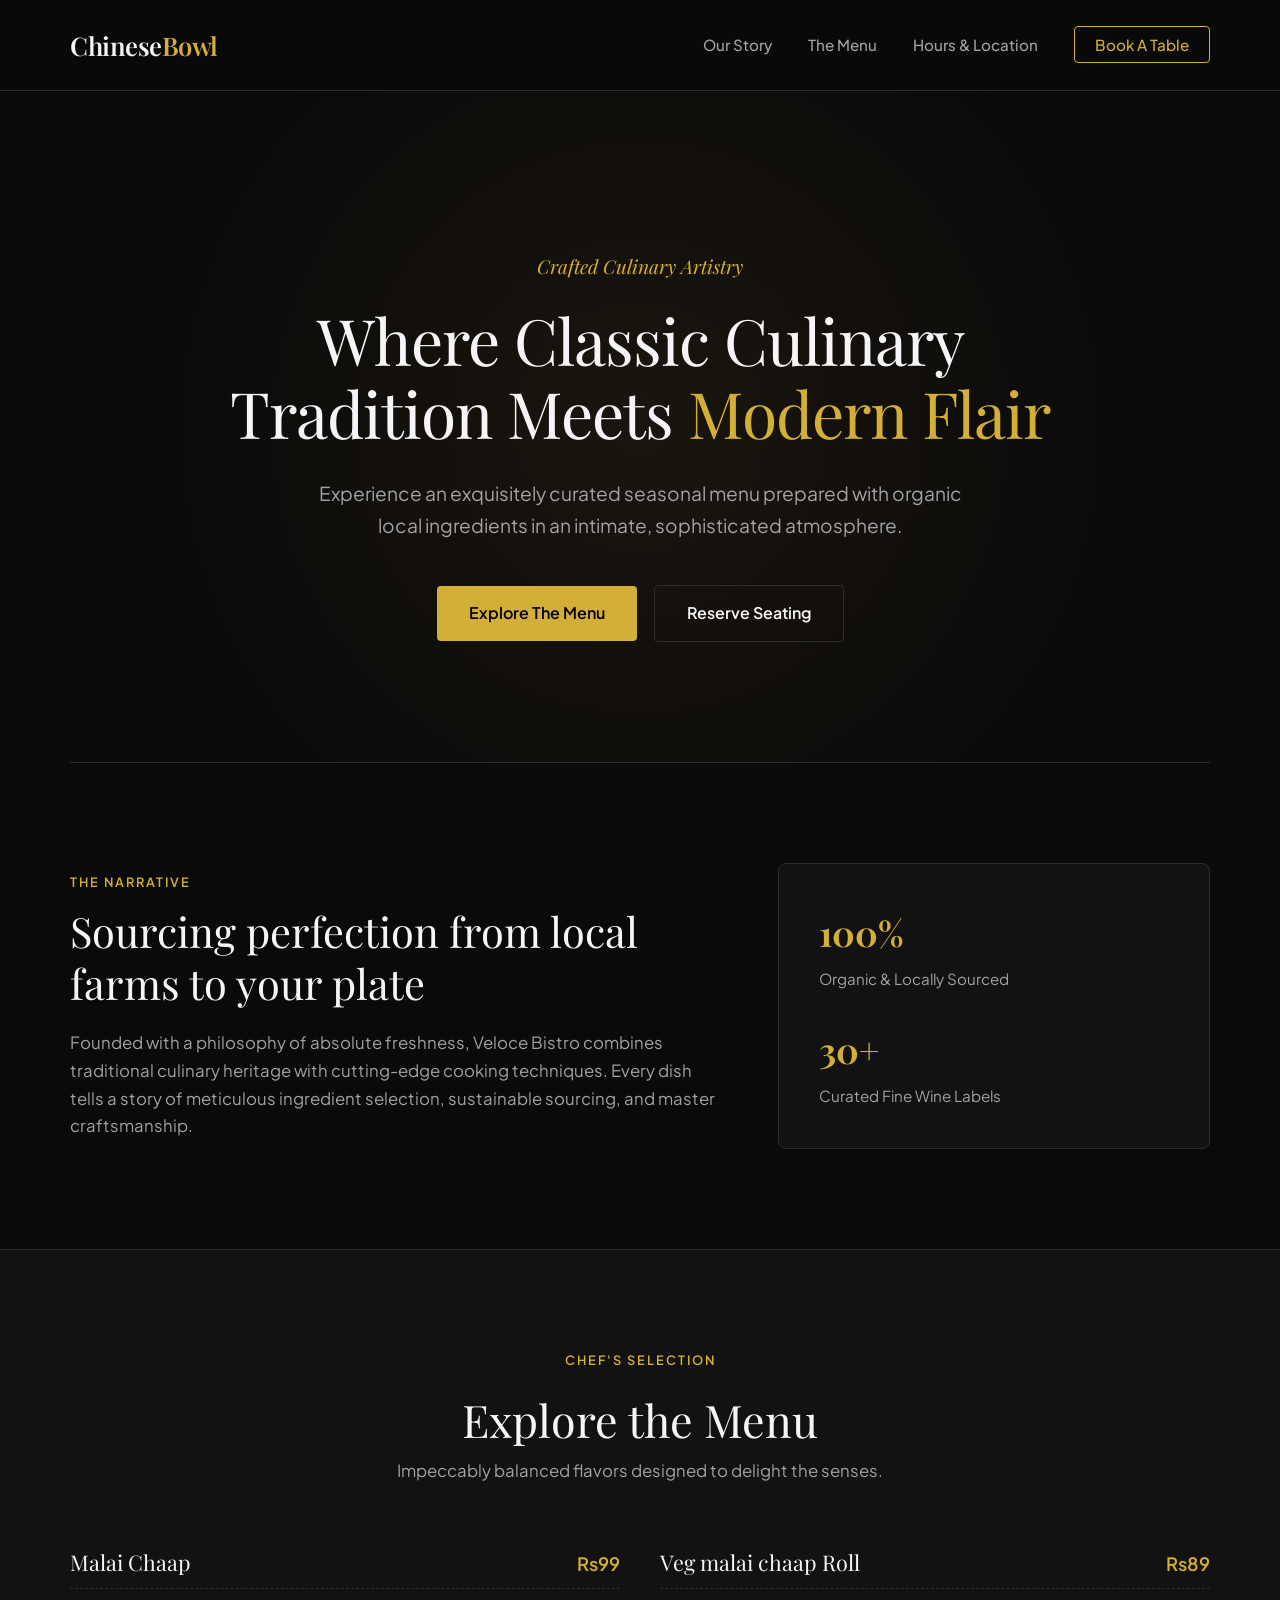
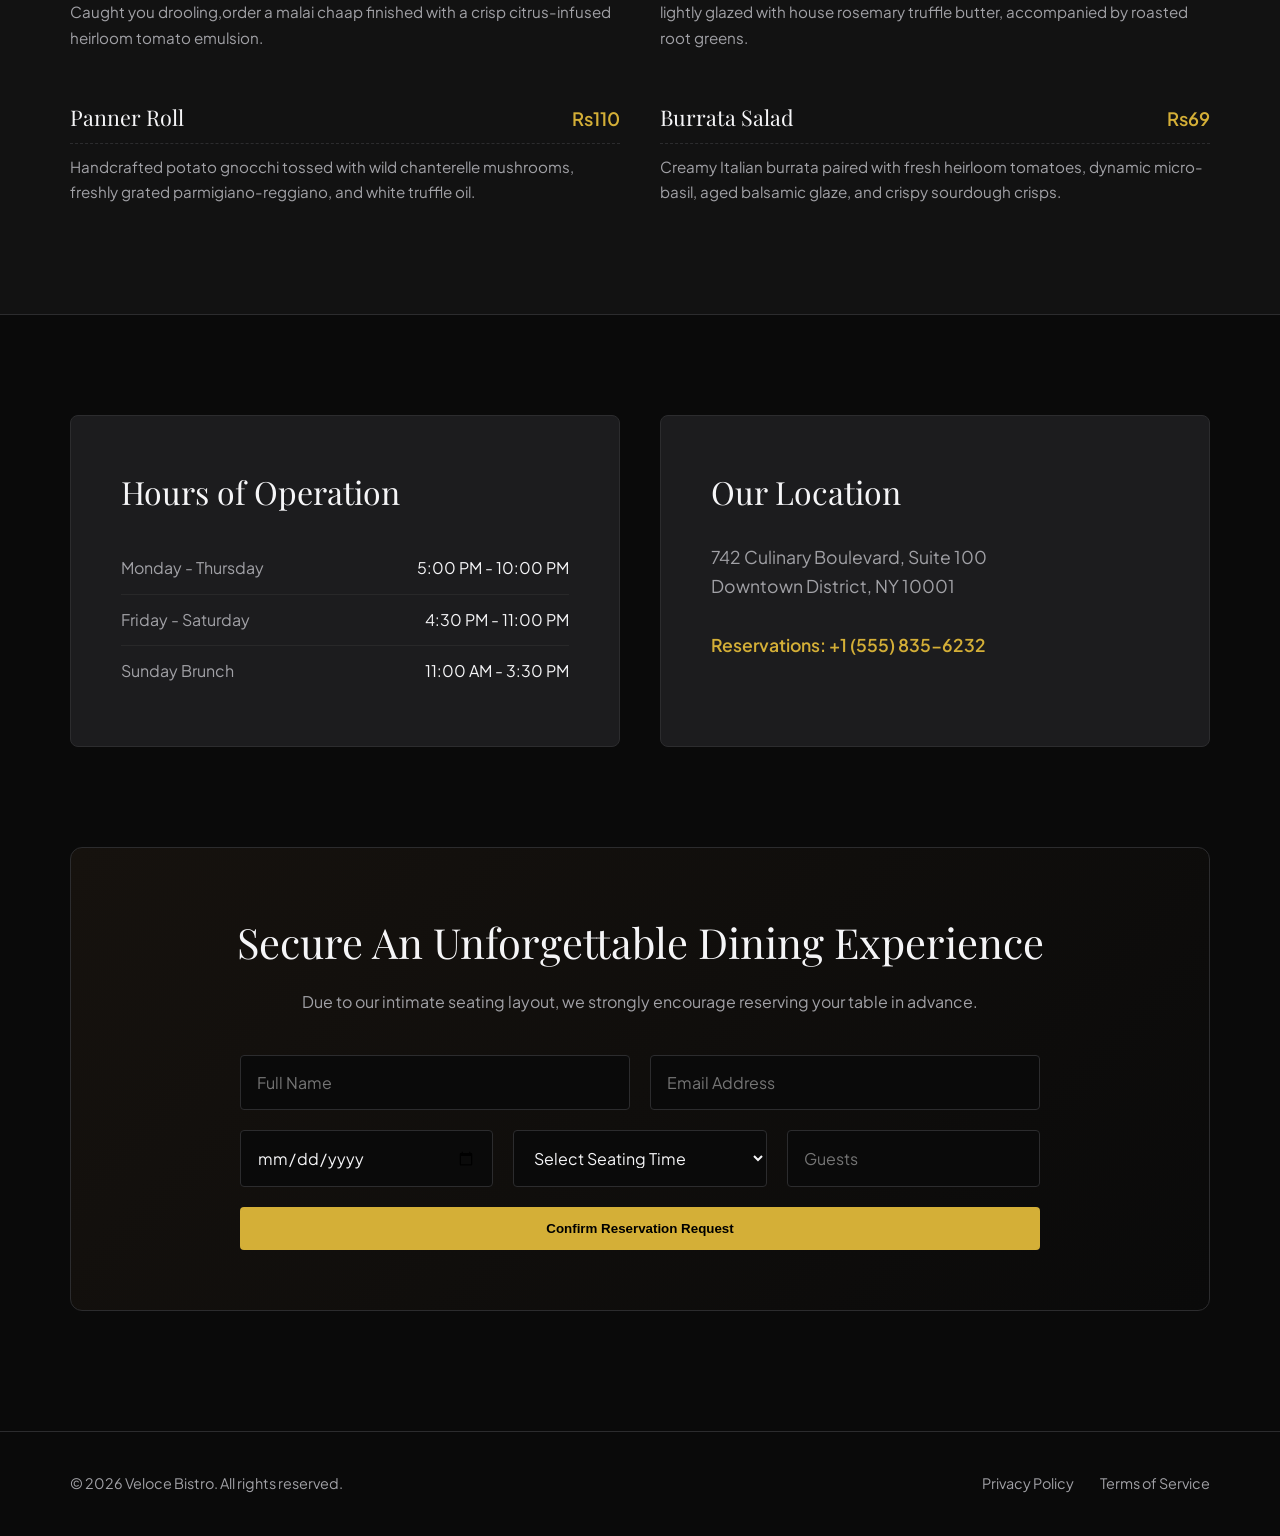
<file: index.html>
<!DOCTYPE html>
<html lang="en">
<head>
    <meta charset="UTF-8">
    <meta name="viewport" content="width=device-width, initial-scale=1.0">
    <title>Chinese Bowl | Premium Dining Experience</title>
    <link href="https://fonts.googleapis.com/css2?family=Playfair+Display:ital,wght@0,400;0,600;1,400&family=Plus+Jakarta+Sans:wght@400;500;600&display=swap" rel="stylesheet">
    <link rel="stylesheet" href="style.css">
</head>
<body>

    <header>
        <nav class="container">
            <div class="logo">Chinese<span>Bowl</span></div>
            <ul class="nav-links">
                <li><a href="#about">Our Story</a></li>
                <li><a href="#menu">The Menu</a></li>
                <li><a href="#hours">Hours & Location</a></li>
                <li><a href="#reserve" class="btn-sm">Book A Table</a></li>
            </ul>
        </nav>
    </header>

    <section class="hero">
        <div class="container hero-container">
            <span class="hero-sub">Crafted Culinary Artistry</span>
            <h1>Where Classic Culinary Tradition Meets <span>Modern Flair</span></h1>
            <p>Experience an exquisitely curated seasonal menu prepared with organic local ingredients in an intimate, sophisticated atmosphere.</p>
            <div class="hero-actions">
                <a href="#menu" class="btn">Explore The Menu</a>
                <a href="#reserve" class="btn btn-secondary">Reserve Seating</a>
            </div>
        </div>
    </section>

    <section id="about" class="about-section container">
        <div class="about-grid">
            <div class="about-text">
                <span class="section-tag">The Narrative</span>
                <h2>Sourcing perfection from local farms to your plate</h2>
                <p>Founded with a philosophy of absolute freshness, Veloce Bistro combines traditional culinary heritage with cutting-edge cooking techniques. Every dish tells a story of meticulous ingredient selection, sustainable sourcing, and master craftsmanship.</p>
            </div>
            <div class="about-stat-card">
                <div class="stat-box">
                    <h3>100%</h3>
                    <p>Organic & Locally Sourced</p>
                </div>
                <div class="stat-box">
                    <h3>30+</h3>
                    <p>Curated Fine Wine Labels</p>
                </div>
            </div>
        </div>
    </section>

    <section id="menu" class="menu-section">
        <div class="container">
            <div class="section-header">
                <span class="section-tag">Chef's Selection</span>
                <h2>Explore the Menu</h2>
                <p>Impeccably balanced flavors designed to delight the senses.</p>
            </div>

            <div class="menu-grid">
                <div class="menu-item">
                    <div class="menu-header">
                        <h4>Malai Chaap</h4>
                        <span class="price">Rs99</span>
                    </div>
                    <p>Caught you drooling,order a malai chaap finished with a crisp citrus-infused heirloom tomato emulsion.</p>
                </div>

                <div class="menu-item">
                    <div class="menu-header">
                        <h4>Veg malai chaap Roll</h4>
                        <span class="price">Rs89</span>
                    </div>
                    <p> lightly glazed with house rosemary truffle butter, accompanied by roasted root greens.</p>
                </div>

                <div class="menu-item">
                    <div class="menu-header">
                        <h4>Panner Roll</h4>
                        <span class="price">Rs110</span>
                    </div>
                    <p>Handcrafted potato gnocchi tossed with wild chanterelle mushrooms, freshly grated parmigiano-reggiano, and white truffle oil.</p>
                </div>

                <div class="menu-item">
                    <div class="menu-header">
                        <h4> Burrata Salad</h4>
                        <span class="price">Rs69</span>
                    </div>
                    <p>Creamy Italian burrata paired with fresh heirloom tomatoes, dynamic micro-basil, aged balsamic glaze, and crispy sourdough crisps.</p>
                </div>
            </div>
        </div>
    </section>

    <section id="hours" class="hours-section container">
        <div class="hours-grid">
            <div class="hours-box">
                <h2>Hours of Operation</h2>
                <div class="hours-row">
                    <span>Monday - Thursday</span>
                    <span>5:00 PM - 10:00 PM</span>
                </div>
                <div class="hours-row">
                    <span>Friday - Saturday</span>
                    <span>4:30 PM - 11:00 PM</span>
                </div>
                <div class="hours-row">
                    <span>Sunday Brunch</span>
                    <span>11:00 AM - 3:30 PM</span>
                </div>
            </div>
            <div class="location-box">
                <h2>Our Location</h2>
                <p>742 Culinary Boulevard, Suite 100<br>Downtown District, NY 10001</p>
                <p class="contact-tele">Reservations: +1 (555) 835-6232</p>
            </div>
        </div>
    </section>

    <section id="reserve" class="reserve-section container">
        <div class="reserve-wrapper">
            <h2>Secure An Unforgettable Dining Experience</h2>
            <p>Due to our intimate seating layout, we strongly encourage reserving your table in advance.</p>
            
            <form action="#" method="POST" class="reserve-form">
                <div class="input-group">
                    <input type="text" placeholder="Full Name" required>
                    <input type="email" placeholder="Email Address" required>
                </div>
                <div class="input-group">
                    <input type="date" required>
                    <select required>
                        <option value="" disabled selected>Select Seating Time</option>
                        <option value="5pm">5:00 PM</option>
                        <option value="7pm">7:00 PM</option>
                        <option value="9pm">9:00 PM</option>
                    </select>
                    <input type="number" min="1" max="10" placeholder="Guests" required>
                </div>
                <button type="submit" class="btn">Confirm Reservation Request</button>
            </form>
        </div>
    </section>

    <footer>
        <div class="container footer-content">
            <p>&copy; 2026 Veloce Bistro. All rights reserved.</p>
            <div class="footer-meta">
                <a href="#">Privacy Policy</a>
                <a href="#">Terms of Service</a>
            </div>
        </div>
    </footer>

</body>
</html>
</file>
<file: style.css>
/* Custom Typography System Overrides & Canvas Initialization */
* {
    margin: 0;
    padding: 0;
    box-sizing: border-box;
}

:root {
    --bg-dark: #0A0A0A;
    --bg-surface: #121212;
    --bg-card: #1C1C1E;
    --gold: #D4AF37;
    --gold-hover: #AA8413;
    --text-white: #F5F5F7;
    --text-dim: #A1A1A6;
    --border-subtle: #2C2C2E;
}

body {
    font-family: 'Plus Jakarta Sans', sans-serif;
    background-color: var(--bg-dark);
    color: var(--text-white);
    line-height: 1.65;
    scroll-behavior: smooth;
    -webkit-font-smoothing: antialiased;
}

.container {
    width: 90%;
    max-width: 1140px;
    margin: 0 auto;
}

/* Fixed/Sticky Structural Navigation Header */
header {
    padding: 24px 0;
    border-bottom: 1px solid var(--border-subtle);
    position: sticky;
    top: 0;
    background-color: rgba(10, 10, 10, 0.85);
    backdrop-filter: blur(15px);
    z-index: 1000;
}

nav {
    display: flex;
    justify-content: space-between;
    align-items: center;
}

.logo {
    font-family: 'Playfair Display', serif;
    font-size: 1.6rem;
    font-weight: 600;
    letter-spacing: -0.5px;
}

.logo span {
    color: var(--gold);
}

.nav-links {
    display: flex;
    align-items: center;
    gap: 36px;
    list-style: none;
}

.nav-links a {
    color: var(--text-dim);
    text-decoration: none;
    font-size: 0.95rem;
    font-weight: 500;
    transition: color 0.25s ease;
}

.nav-links a:hover {
    color: var(--text-white);
}

/* Premium Action Controls */
.btn {
    display: inline-block;
    background-color: var(--gold);
    color: #000000;
    padding: 14px 32px;
    font-weight: 600;
    text-decoration: none;
    border-radius: 4px;
    border: none;
    cursor: pointer;
    transition: background-color 0.2s ease, transform 0.2s ease;
}

.btn:hover {
    background-color: var(--gold-hover);
}

.btn-secondary {
    background-color: transparent;
    color: var(--text-white);
    border: 1px solid var(--border-subtle);
    margin-left: 14px;
}

.btn-secondary:hover {
    background-color: rgba(255, 255, 255, 0.04);
    border-color: var(--text-dim);
}

.btn-sm {
    border: 1px solid var(--gold);
    color: var(--gold) !important;
    padding: 8px 20px;
    border-radius: 4px;
}

.btn-sm:hover {
    background-color: var(--gold);
    color: #000000 !important;
}

/* Deep Immersive Hero Framing */
.hero {
    padding: 160px 0 120px;
    text-align: center;
    background: radial-gradient(circle at center, #1A150E 0%, var(--bg-dark) 70%);
}

.hero-sub {
    font-family: 'Playfair Display', serif;
    font-style: italic;
    color: var(--gold);
    font-size: 1.2rem;
    display: block;
    margin-bottom: 20px;
}

.hero h1 {
    font-family: 'Playfair Display', serif;
    font-size: 4rem;
    font-weight: 400;
    line-height: 1.15;
    max-width: 900px;
    margin: 0 auto 28px;
    letter-spacing: -1px;
}

.hero h1 span {
    color: var(--gold);
}

.hero p {
    font-size: 1.2rem;
    color: var(--text-dim);
    max-width: 660px;
    margin: 0 auto 44px;
}

/* Structural Segment Elements */
.section-tag {
    color: var(--gold);
    font-size: 0.8rem;
    font-weight: 600;
    text-transform: uppercase;
    letter-spacing: 2px;
    display: block;
    margin-bottom: 12px;
}

/* About Narrative Segment Layout */
.about-section {
    padding: 100px 0;
    border-top: 1px solid var(--border-subtle);
}

.about-grid {
    display: grid;
    grid-template-columns: 1.2fr 0.8fr;
    gap: 60px;
    align-items: center;
}

.about-text h2 {
    font-family: 'Playfair Display', serif;
    font-size: 2.6rem;
    font-weight: 400;
    line-height: 1.25;
    margin-bottom: 20px;
}

.about-text p {
    color: var(--text-dim);
    font-size: 1.05rem;
}

.about-stat-card {
    background-color: var(--bg-surface);
    border: 1px solid var(--border-subtle);
    padding: 40px;
    border-radius: 8px;
    display: flex;
    flex-direction: column;
    gap: 30px;
}

.stat-box h3 {
    font-family: 'Playfair Display', serif;
    font-size: 2.2rem;
    color: var(--gold);
    margin-bottom: 4px;
}

.stat-box p {
    color: var(--text-dim);
    font-size: 0.95rem;
}

/* Culinary Menu Framework Component */
.menu-section {
    background-color: var(--bg-surface);
    padding: 100px 0;
    border-top: 1px solid var(--border-subtle);
    border-bottom: 1px solid var(--border-subtle);
}

.menu-section .section-header {
    text-align: center;
    margin-bottom: 60px;
}

.menu-section .section-header h2 {
    font-family: 'Playfair Display', serif;
    font-size: 2.8rem;
    font-weight: 400;
}

.menu-section .section-header p {
    color: var(--text-dim);
    font-size: 1.05rem;
}

.menu-grid {
    display: grid;
    grid-template-columns: repeat(auto-fit, minmax(480px, 1fr));
    gap: 40px;
}

.menu-item {
    padding-bottom: 10px;
}

.menu-header {
    display: flex;
    justify-content: space-between;
    align-items: baseline;
    margin-bottom: 10px;
    border-bottom: 1px dashed var(--border-subtle);
    padding-bottom: 8px;
}

.menu-header h4 {
    font-family: 'Playfair Display', serif;
    font-size: 1.35rem;
    font-weight: 400;
}

.menu-header .price {
    color: var(--gold);
    font-weight: 600;
    font-size: 1.15rem;
}

.menu-item p {
    color: var(--text-dim);
    font-size: 0.95rem;
}

/* Operational Space Blueprint */
.hours-section {
    padding: 100px 0;
}

.hours-grid {
    display: grid;
    grid-template-columns: 1fr 1fr;
    gap: 40px;
}

.hours-box, .location-box {
    background-color: var(--bg-card);
    border: 1px solid var(--border-subtle);
    padding: 50px;
    border-radius: 8px;
}

.hours-section h2 {
    font-family: 'Playfair Display', serif;
    font-size: 2rem;
    font-weight: 400;
    margin-bottom: 24px;
}

.hours-row {
    display: flex;
    justify-content: space-between;
    padding: 12px 0;
    border-bottom: 1px solid rgba(255, 255, 255, 0.05);
}

.hours-row:last-child {
    border-bottom: none;
}

.hours-row span:first-child {
    color: var(--text-dim);
}

.location-box p {
    font-size: 1.1rem;
    color: var(--text-dim);
    margin-bottom: 20px;
}

.contact-tele {
    color: var(--gold) !important;
    font-weight: 600;
    margin-top: 30px;
}

/* Reservation Form Mechanics Wrapper */
.reserve-section {
    padding-bottom: 120px;
}

.reserve-wrapper {
    background: linear-gradient(135deg, #16120E 0%, #0A0A0A 100%);
    border: 1px solid var(--border-subtle);
    padding: 60px;
    border-radius: 12px;
    text-align: center;
}

.reserve-wrapper h2 {
    font-family: 'Playfair Display', serif;
    font-size: 2.6rem;
    font-weight: 400;
    margin-bottom: 12px;
}

.reserve-wrapper p {
    color: var(--text-dim);
    margin-bottom: 40px;
}

.reserve-form {
    max-width: 800px;
    margin: 0 auto;
    display: flex;
    flex-direction: column;
    gap: 20px;
}

.input-group {
    display: flex;
    gap: 20px;
}

.reserve-form input, .reserve-form select {
    width: 100%;
    background-color: var(--bg-dark);
    border: 1px solid var(--border-subtle);
    padding: 16px;
    color: var(--text-white);
    border-radius: 4px;
    font-family: inherit;
    font-size: 1rem;
}

.reserve-form input:focus, .reserve-form select:focus {
    outline: none;
    border-color: var(--gold);
}

/* Structural Layout Footer Footer */
footer {
    border-top: 1px solid var(--border-subtle);
    padding: 40px 0;
    font-size: 0.9rem;
    color: var(--text-dim);
}

.footer-content {
    display: flex;
    justify-content: space-between;
    align-items: center;
}

.footer-meta a {
    color: var(--text-dim);
    text-decoration: none;
    margin-left: 24px;
    transition: color 0.2s ease;
}

.footer-meta a:hover {
    color: var(--text-white);
}

/* Media Breakpoint Rules for Responsive Fluids layout */
@media (max-width: 992px) {
    .about-grid, .hours-grid { grid-template-columns: 1fr; gap: 30px; }
    .menu-grid { grid-template-columns: 1fr; }
}

@media (max-width: 768px) {
    .hero h1 { font-size: 2.6rem; }
    .input-group { flex-direction: column; gap: 20px; }
    .footer-content { flex-direction: column; gap: 16px; text-align: center; }
    .nav-links { display: none; } /* Simplified for structural speed presentation */
}
</file>
